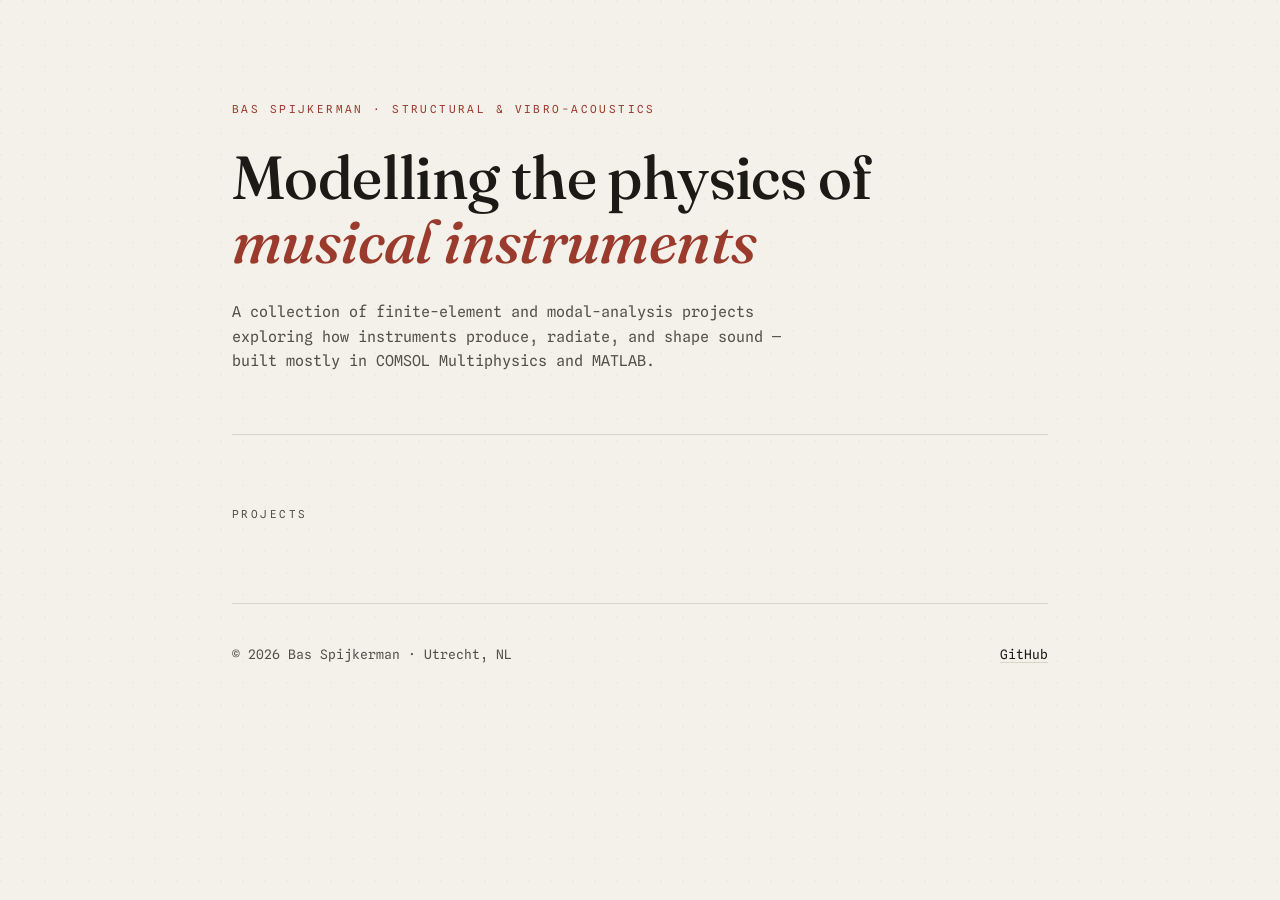
<file: index.html>
<!DOCTYPE html>
<html lang="en">
<head>
<meta charset="UTF-8">
<meta name="viewport" content="width=device-width, initial-scale=1.0">
<title>Bas Spijkerman — Modelling Musical Instruments</title>
<link rel="preconnect" href="https://fonts.googleapis.com">
<link rel="preconnect" href="https://fonts.gstatic.com" crossorigin>
<link href="https://fonts.googleapis.com/css2?family=Fraunces:opsz,wght@9..144,400;9..144,500;9..144,600&family=Spline+Sans+Mono:wght@400;500&display=swap" rel="stylesheet">
<link rel="stylesheet" href="style.css">
</head>
<body>
  <div class="wrap">

    <header>
      <div class="eyebrow">Bas Spijkerman · Structural &amp; Vibro-Acoustics</div>
      <h1>Modelling the physics of <em>musical instruments</em></h1>
      <p class="intro">
        A collection of finite-element and modal-analysis projects exploring how
        instruments produce, radiate, and shape sound — built mostly in COMSOL
        Multiphysics and MATLAB. <!-- Edit this intro to taste. -->
      </p>
    </header>

    <main>
      <div class="section-label">Projects</div>

      <!--
        SHOW / HIDE A PROJECT:
        Each project below has  data-visible="true".
        Change it to  data-visible="false"  to hide that project from this list
        (the page itself stays in /projects/, so you can switch it back on later).
      -->

      <!-- ============ PROJECT 1 ============ -->
      <article class="project" data-visible="false">
        <div class="project-num">01</div>
        <div>
          <h2>The Musical Triangle — Forming Residuals &amp; Acoustic Response</h2>
          <p>
            A study of the steel triangle as a physical and acoustic object: simulating
            the bending/forming process to visualise residual stresses, alongside the
            impact mechanics and modal behaviour that govern its characteristic sound.
          </p>
          <div class="tags">
            <span class="tag">COMSOL</span>
            <span class="tag">Solid mechanics</span>
            <span class="tag">Modal analysis</span>
            <span class="tag">Residual stress</span>
          </div>
          <div class="links">
            <a href="projects/triangle.html">Read more</a>
          </div>
        </div>
      </article>

      <!-- ============ PROJECT 2 ============ -->
      <article class="project" data-visible="false">
        <div class="project-num">02</div>
        <div>
          <h2>Acoustic Component Mode Synthesis</h2>
          <p>
            Reduced-order acoustic modelling via Component Mode Synthesis, including a
            mode-importance criterion based on coupling to Modal Constraint Modes (MCMs)
            for deciding which modes a reduced model must retain. Presented as a
            conference paper.
          </p>
          <div class="tags">
            <span class="tag">Acoustic FEM</span>
            <span class="tag">CMS</span>
            <span class="tag">Model reduction</span>
            <span class="tag">MATLAB</span>
          </div>
          <div class="links">
            <a href="projects/acoustic-cms.html">Read more</a>
            <a href="https://github.com/BasSpijkerman/ISMA-conference-paper">Paper repository</a>
          </div>
        </div>
      </article>

      <!-- ============ PROJECT 3 ============ -->
      <article class="project" data-visible="false">
        <div class="project-num">03</div>
        <div>
          <h2>Piezo Impact Sensing for Instrument Excitation</h2>
          <p>
            A low-cost piezo-disc impact sensor (Arduino Uno) for capturing the strike
            that excites an instrument, paired with a browser-based Web Serial visualiser
            to inspect the impulse and its frequency content in real time.
          </p>
          <div class="tags">
            <span class="tag">Arduino</span>
            <span class="tag">Piezo sensor</span>
            <span class="tag">FFT / SPL</span>
            <span class="tag">Web Serial</span>
          </div>
          <div class="links">
            <a href="projects/piezo-sensor.html">Read more</a>
          </div>
        </div>
      </article>

      <!-- ============ TEMPLATE — copy this block for a new project ============ -->
      <!--
      <article class="project" data-visible="true">
        <div class="project-num">04</div>
        <div>
          <h2>Project title here</h2>
          <p>One or two sentences describing what you did and what you found.</p>
          <div class="tags">
            <span class="tag">Tool</span>
            <span class="tag">Method</span>
          </div>
          <div class="links">
            <a href="projects/your-project.html">Read more</a>
            <a href="#">GitHub</a>
          </div>
        </div>
      </article>
      -->

    </main>

    <footer>
      <div>© <span id="year"></span> Bas Spijkerman · Utrecht, NL</div>
      <div>
        <a href="https://github.com/BasSpijkerman">GitHub</a>
        <!-- &nbsp;·&nbsp; <a href="mailto:you@example.com">Email</a> -->
      </div>
    </footer>

  </div>
  <script>
    document.getElementById('year').textContent = new Date().getFullYear();

    // Hide any project marked data-visible="false", then renumber the rest 01, 02, 03…
    let n = 0;
    document.querySelectorAll('.project').forEach(function (el) {
      if (el.getAttribute('data-visible') === 'false') {
        el.remove();
        return;
      }
      n += 1;
      const num = el.querySelector('.project-num');
      if (num) num.textContent = String(n).padStart(2, '0');
    });
  </script>
</body>
</html>
</file>
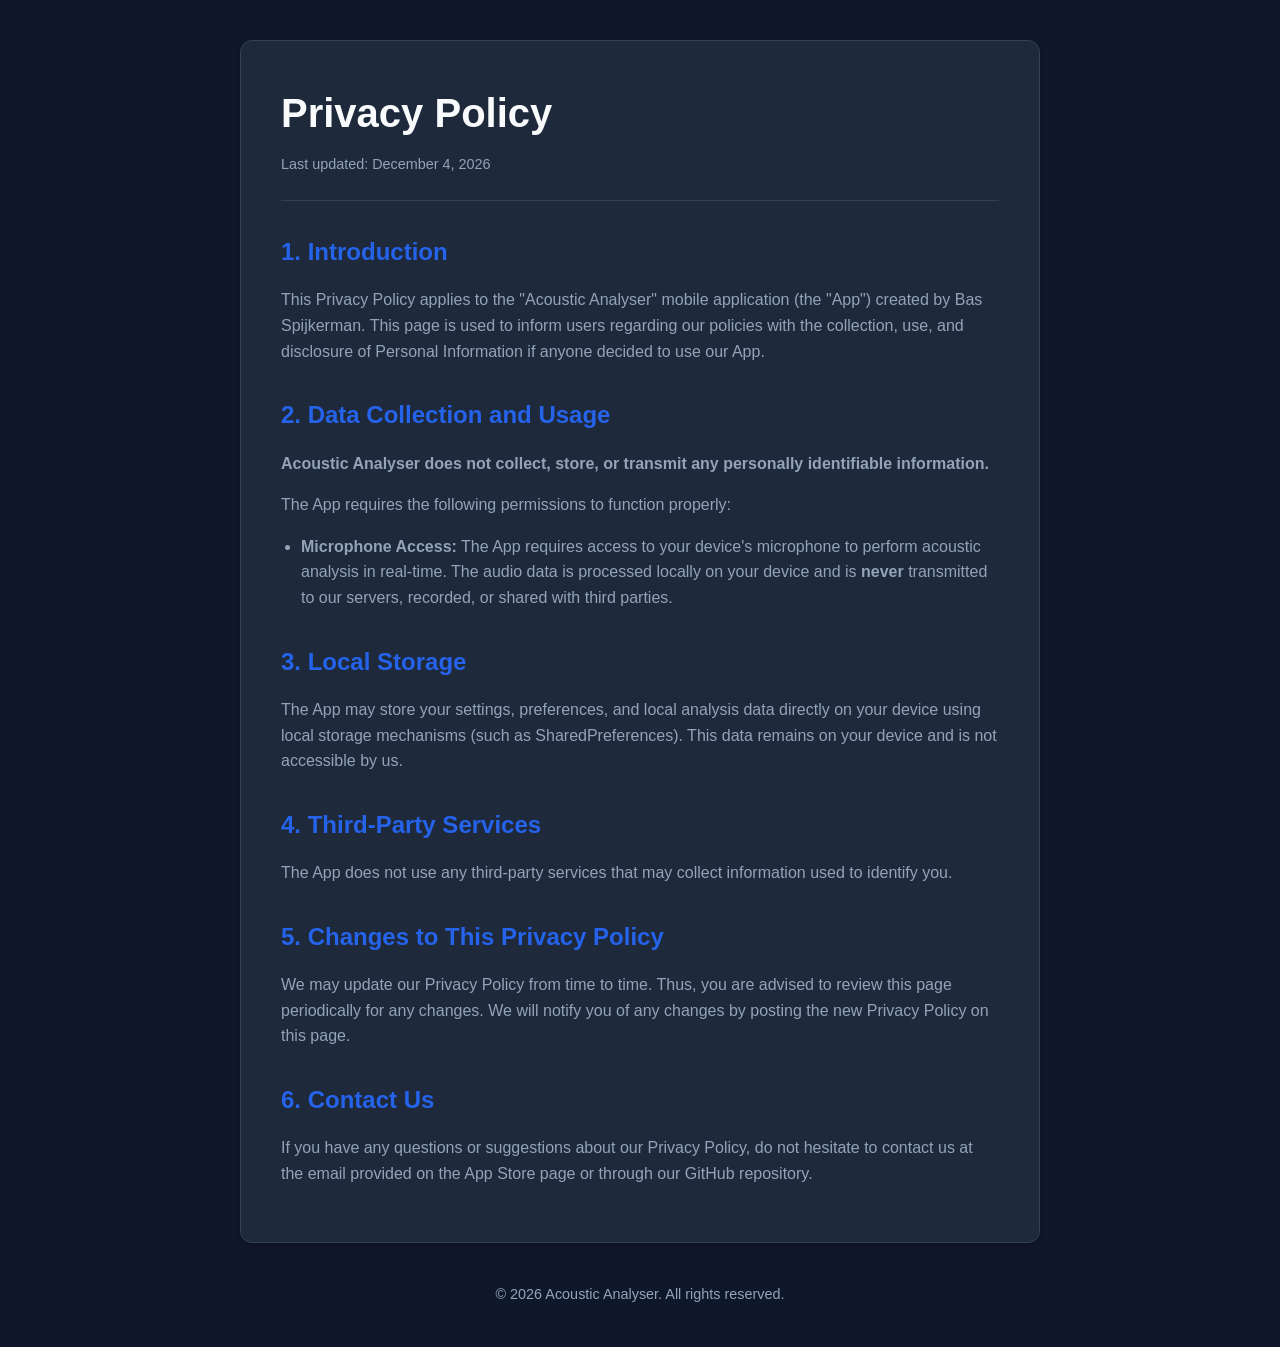
<file: acoustic-analyser/privacy.html>
<!DOCTYPE html>
<html lang="en">
<head>
    <meta charset="UTF-8">
    <meta name="viewport" content="width=device-width, initial-scale=1.0">
    <title>Privacy Policy - Acoustic Analyser</title>
    <style>
        :root {
            --primary: #2563eb;
            --background: #0f172a;
            --surface: #1e293b;
            --text-main: #f8fafc;
            --text-muted: #94a3b8;
            --border: #334155;
        }

        body {
            font-family: 'Inter', -apple-system, BlinkMacSystemFont, 'Segoe UI', Roboto, Oxygen, Ubuntu, Cantarell, sans-serif;
            line-height: 1.6;
            color: var(--text-main);
            background-color: var(--background);
            margin: 0;
            padding: 0;
        }

        .container {
            max-width: 800px;
            margin: 0 auto;
            padding: 40px 20px;
        }

        .card {
            background-color: var(--surface);
            border: 1px solid var(--border);
            border-radius: 12px;
            padding: 40px;
            box-shadow: 0 4px 6px -1px rgba(0, 0, 0, 0.1), 0 2px 4px -1px rgba(0, 0, 0, 0.06);
        }

        h1 {
            color: var(--text-main);
            font-size: 2.5rem;
            margin-top: 0;
            margin-bottom: 8px;
        }

        .last-updated {
            color: var(--text-muted);
            font-size: 0.9rem;
            margin-bottom: 32px;
            padding-bottom: 24px;
            border-bottom: 1px solid var(--border);
        }

        h2 {
            color: var(--primary);
            font-size: 1.5rem;
            margin-top: 32px;
            margin-bottom: 16px;
        }

        p, li {
            color: var(--text-muted);
            margin-bottom: 16px;
        }

        ul {
            padding-left: 20px;
        }

        a {
            color: var(--primary);
            text-decoration: none;
        }

        a:hover {
            text-decoration: underline;
        }

        .footer {
            margin-top: 40px;
            text-align: center;
            color: var(--text-muted);
            font-size: 0.9rem;
        }
    </style>
</head>
<body>
    <div class="container">
        <div class="card">
            <h1>Privacy Policy</h1>
            <div class="last-updated">Last updated: <script>document.write(new Date().toLocaleDateString('en-US', { year: 'numeric', month: 'long', day: 'numeric' }));</script></div>

            <h2>1. Introduction</h2>
            <p>This Privacy Policy applies to the "Acoustic Analyser" mobile application (the "App") created by Bas Spijkerman. This page is used to inform users regarding our policies with the collection, use, and disclosure of Personal Information if anyone decided to use our App.</p>

            <h2>2. Data Collection and Usage</h2>
            <p><strong>Acoustic Analyser does not collect, store, or transmit any personally identifiable information.</strong></p>
            <p>The App requires the following permissions to function properly:</p>
            <ul>
                <li><strong>Microphone Access:</strong> The App requires access to your device's microphone to perform acoustic analysis in real-time. The audio data is processed locally on your device and is <strong>never</strong> transmitted to our servers, recorded, or shared with third parties.</li>
            </ul>

            <h2>3. Local Storage</h2>
            <p>The App may store your settings, preferences, and local analysis data directly on your device using local storage mechanisms (such as SharedPreferences). This data remains on your device and is not accessible by us.</p>

            <h2>4. Third-Party Services</h2>
            <p>The App does not use any third-party services that may collect information used to identify you.</p>

            <h2>5. Changes to This Privacy Policy</h2>
            <p>We may update our Privacy Policy from time to time. Thus, you are advised to review this page periodically for any changes. We will notify you of any changes by posting the new Privacy Policy on this page.</p>

            <h2>6. Contact Us</h2>
            <p>If you have any questions or suggestions about our Privacy Policy, do not hesitate to contact us at the email provided on the App Store page or through our GitHub repository.</p>
        </div>
        <div class="footer">
            &copy; <script>document.write(new Date().getFullYear());</script> Acoustic Analyser. All rights reserved.
        </div>
    </div>
</body>
</html>
</file>
<file: style.css>
/* =====================================================
   Shared styles — Bas Spijkerman portfolio
   Used by index.html and every page in /projects/
   Detail pages live one level down, so they load this
   with href="../style.css"
   ===================================================== */

:root {
  --bg: #f4f1ea;
  --bg-card: #fbfaf6;
  --ink: #1c1a17;
  --ink-soft: #54504a;
  --line: #d9d4c8;
  --accent: #9a3b2e;
  --accent-soft: #c8b8a0;
}

* { box-sizing: border-box; margin: 0; padding: 0; }

body {
  background: var(--bg);
  color: var(--ink);
  font-family: 'Spline Sans Mono', monospace;
  font-size: 15px;
  line-height: 1.65;
  -webkit-font-smoothing: antialiased;
  background-image:
    radial-gradient(circle at 1px 1px, rgba(0,0,0,0.025) 1px, transparent 0);
  background-size: 22px 22px;
}

.wrap { max-width: 880px; margin: 0 auto; padding: 0 32px; }

/* ---- Header ---- */
header {
  padding: 100px 0 60px;
  border-bottom: 1px solid var(--line);
}
.eyebrow {
  text-transform: uppercase;
  letter-spacing: 0.22em;
  font-size: 11px;
  color: var(--accent);
  margin-bottom: 28px;
}
h1 {
  font-family: 'Fraunces', serif;
  font-weight: 500;
  font-size: clamp(2.4rem, 6vw, 3.8rem);
  line-height: 1.05;
  letter-spacing: -0.01em;
  margin-bottom: 26px;
}
h1 em { font-style: italic; color: var(--accent); }
.intro {
  max-width: 560px;
  color: var(--ink-soft);
  font-size: 15px;
}
.intro a { color: var(--ink); text-decoration: underline; text-underline-offset: 3px; }

/* ---- Projects list (index) ---- */
main { padding: 70px 0 40px; }
.section-label {
  text-transform: uppercase;
  letter-spacing: 0.22em;
  font-size: 11px;
  color: var(--ink-soft);
  margin-bottom: 40px;
}

.project {
  display: grid;
  grid-template-columns: 70px 1fr;
  gap: 28px;
  padding: 36px 0;
  border-top: 1px solid var(--line);
}
.project:first-of-type { border-top: none; }
.project-num {
  font-family: 'Fraunces', serif;
  font-size: 1.4rem;
  color: var(--accent-soft);
  font-weight: 400;
}
.project h2 {
  font-family: 'Fraunces', serif;
  font-weight: 500;
  font-size: 1.55rem;
  line-height: 1.2;
  margin-bottom: 14px;
  letter-spacing: -0.01em;
}
.project p {
  color: var(--ink-soft);
  margin-bottom: 18px;
  max-width: 600px;
}
.tags { display: flex; flex-wrap: wrap; gap: 8px; margin-bottom: 16px; }
.tag {
  font-size: 11px;
  letter-spacing: 0.04em;
  padding: 4px 11px;
  border: 1px solid var(--line);
  border-radius: 100px;
  background: var(--bg-card);
  color: var(--ink-soft);
}
.links a {
  color: var(--accent);
  text-decoration: none;
  border-bottom: 1px solid var(--accent-soft);
  padding-bottom: 1px;
  font-size: 13px;
  margin-right: 22px;
  transition: border-color 0.2s;
}
.links a:hover { border-color: var(--accent); }

/* ---- Figures (shared) ---- */
figure {
  margin-top: 22px;
  border: 1px solid var(--line);
  background: var(--bg-card);
  overflow: hidden;
}
figure img { display: block; width: 100%; height: auto; }
figcaption {
  font-size: 12px;
  color: var(--ink-soft);
  padding: 10px 14px;
  border-top: 1px solid var(--line);
}

/* ---- Footer ---- */
footer {
  border-top: 1px solid var(--line);
  padding: 40px 0 80px;
  font-size: 13px;
  color: var(--ink-soft);
  display: flex;
  justify-content: space-between;
  flex-wrap: wrap;
  gap: 16px;
}
footer a { color: var(--ink); text-decoration: none; border-bottom: 1px solid var(--line); }

/* =====================================================
   Detail-page (report) styles
   ===================================================== */

.back {
  display: inline-block;
  margin-bottom: 40px;
  font-size: 13px;
  color: var(--accent);
  text-decoration: none;
  letter-spacing: 0.04em;
}
.back:hover { text-decoration: underline; text-underline-offset: 3px; }

.report-header {
  padding: 64px 0 40px;
  border-bottom: 1px solid var(--line);
}
.report-header h1 {
  font-size: clamp(2rem, 5vw, 3rem);
  margin-bottom: 22px;
}
.report-meta {
  font-size: 12px;
  color: var(--ink-soft);
  letter-spacing: 0.04em;
}

article.report { padding: 56px 0 40px; max-width: 720px; }

article.report h2 {
  font-family: 'Fraunces', serif;
  font-weight: 500;
  font-size: 1.5rem;
  margin: 48px 0 18px;
  letter-spacing: -0.01em;
}
article.report h3 {
  font-family: 'Fraunces', serif;
  font-weight: 500;
  font-size: 1.15rem;
  margin: 34px 0 14px;
}
article.report p { margin-bottom: 18px; color: var(--ink); }
article.report ul, article.report ol { margin: 0 0 18px 22px; }
article.report li { margin-bottom: 8px; }
article.report a { color: var(--accent); }

/* MathJax display equations get a little breathing room */
article.report mjx-container[display="true"] { margin: 24px 0; }

@media (max-width: 600px) {
  .project { grid-template-columns: 1fr; gap: 10px; }
  .project-num { font-size: 1.1rem; }
  header { padding: 64px 0 44px; }
}
</file>
